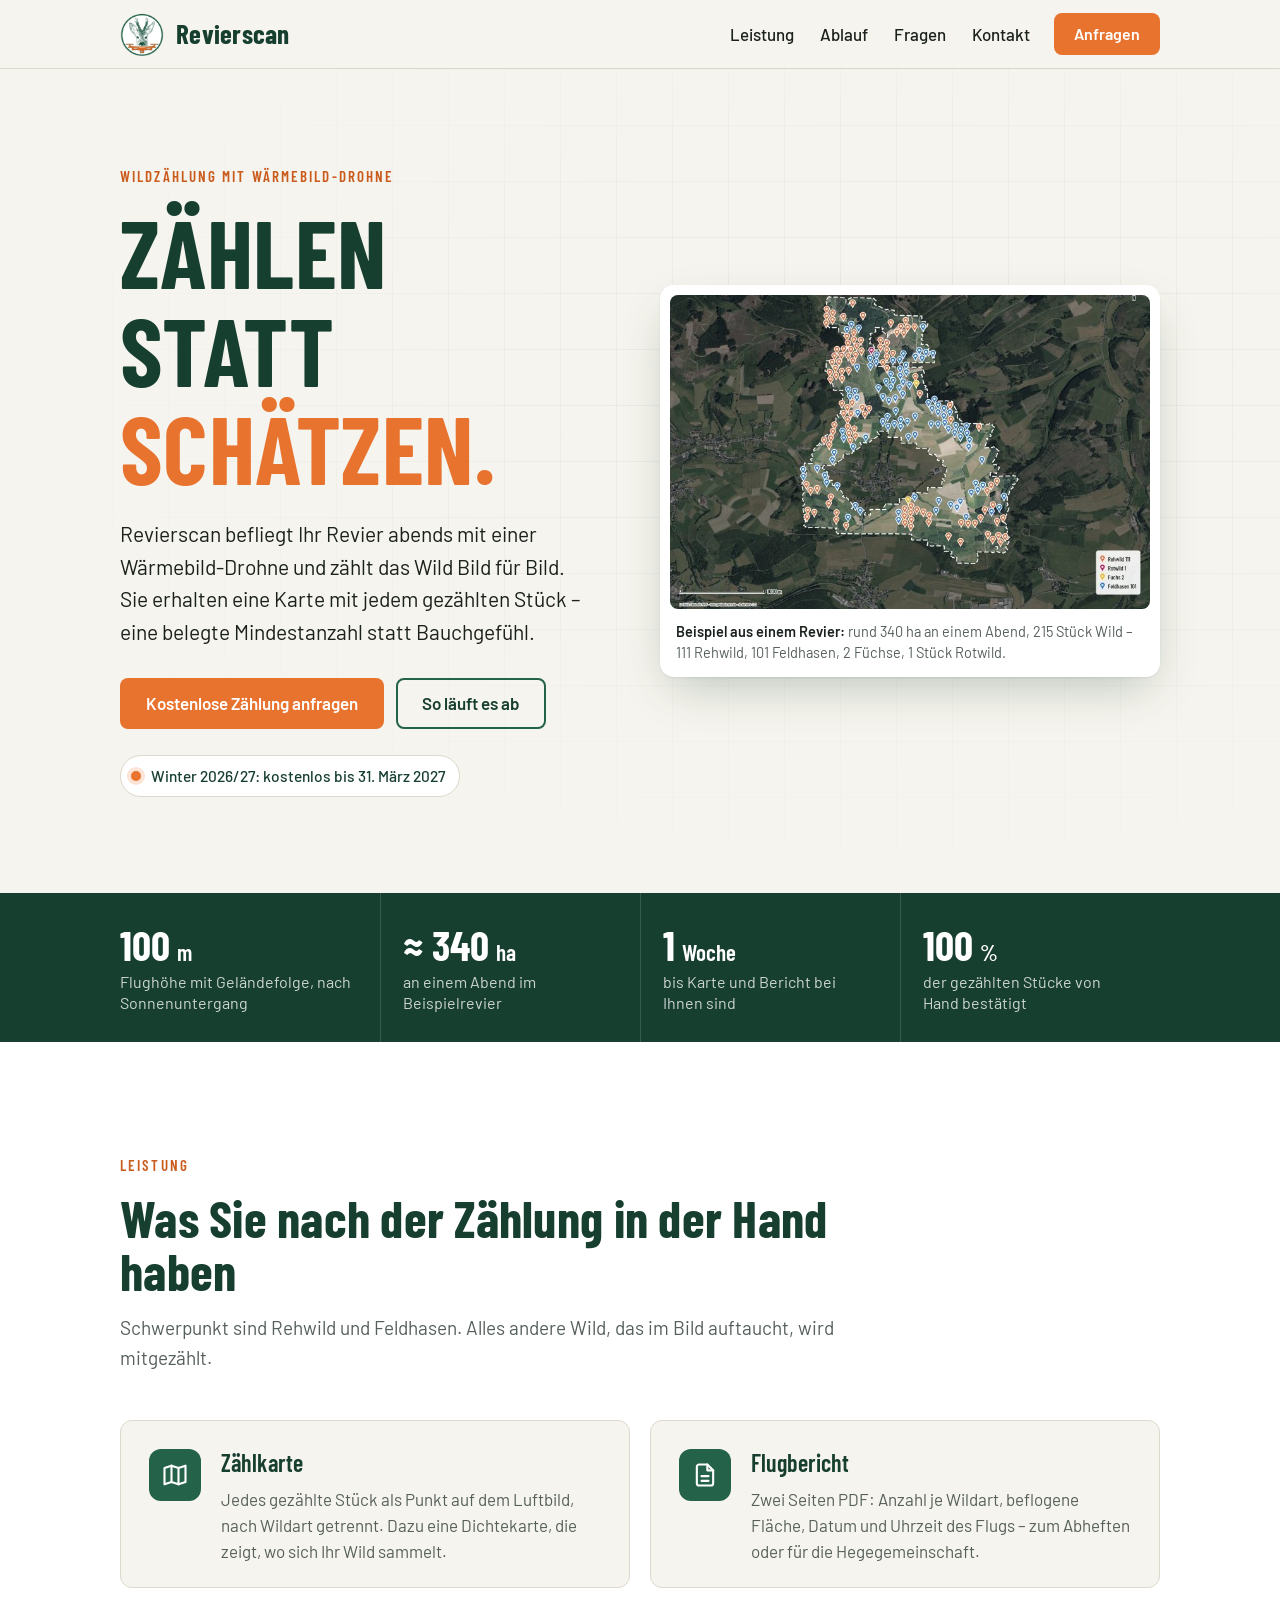
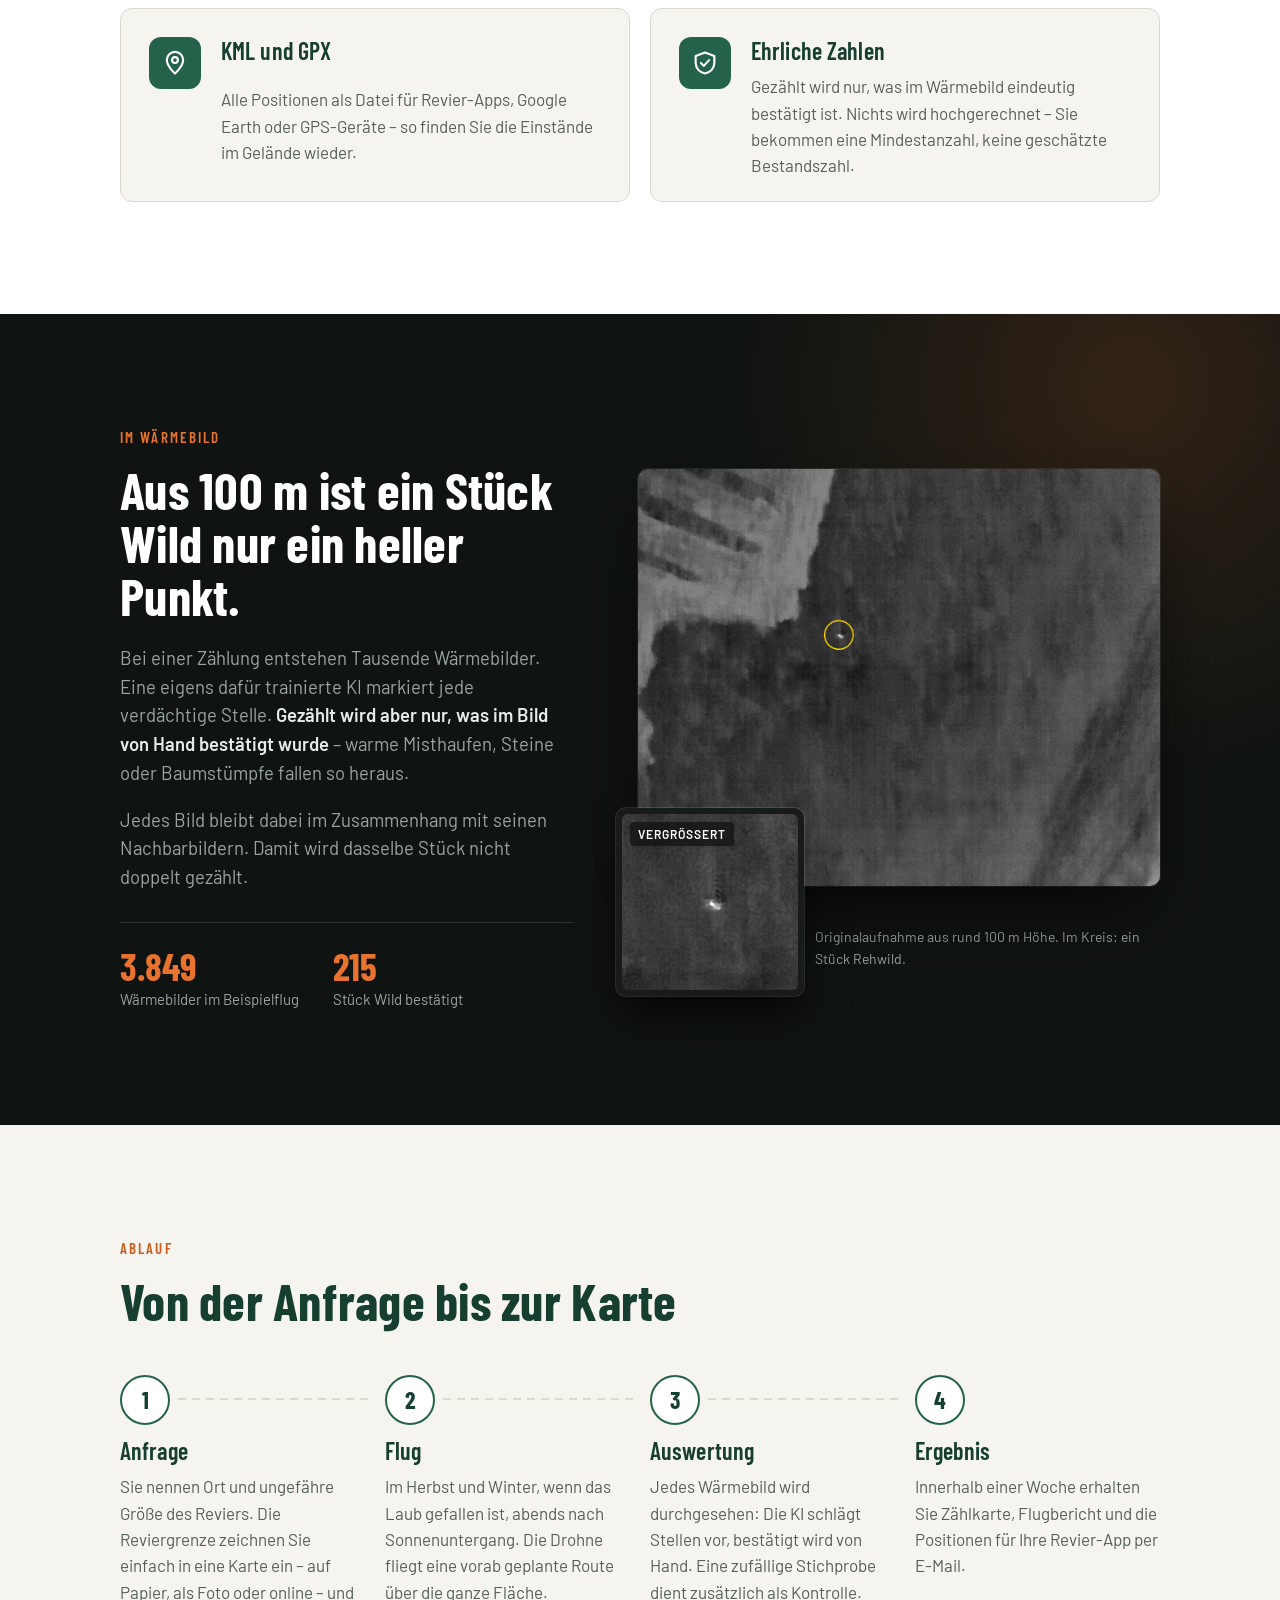
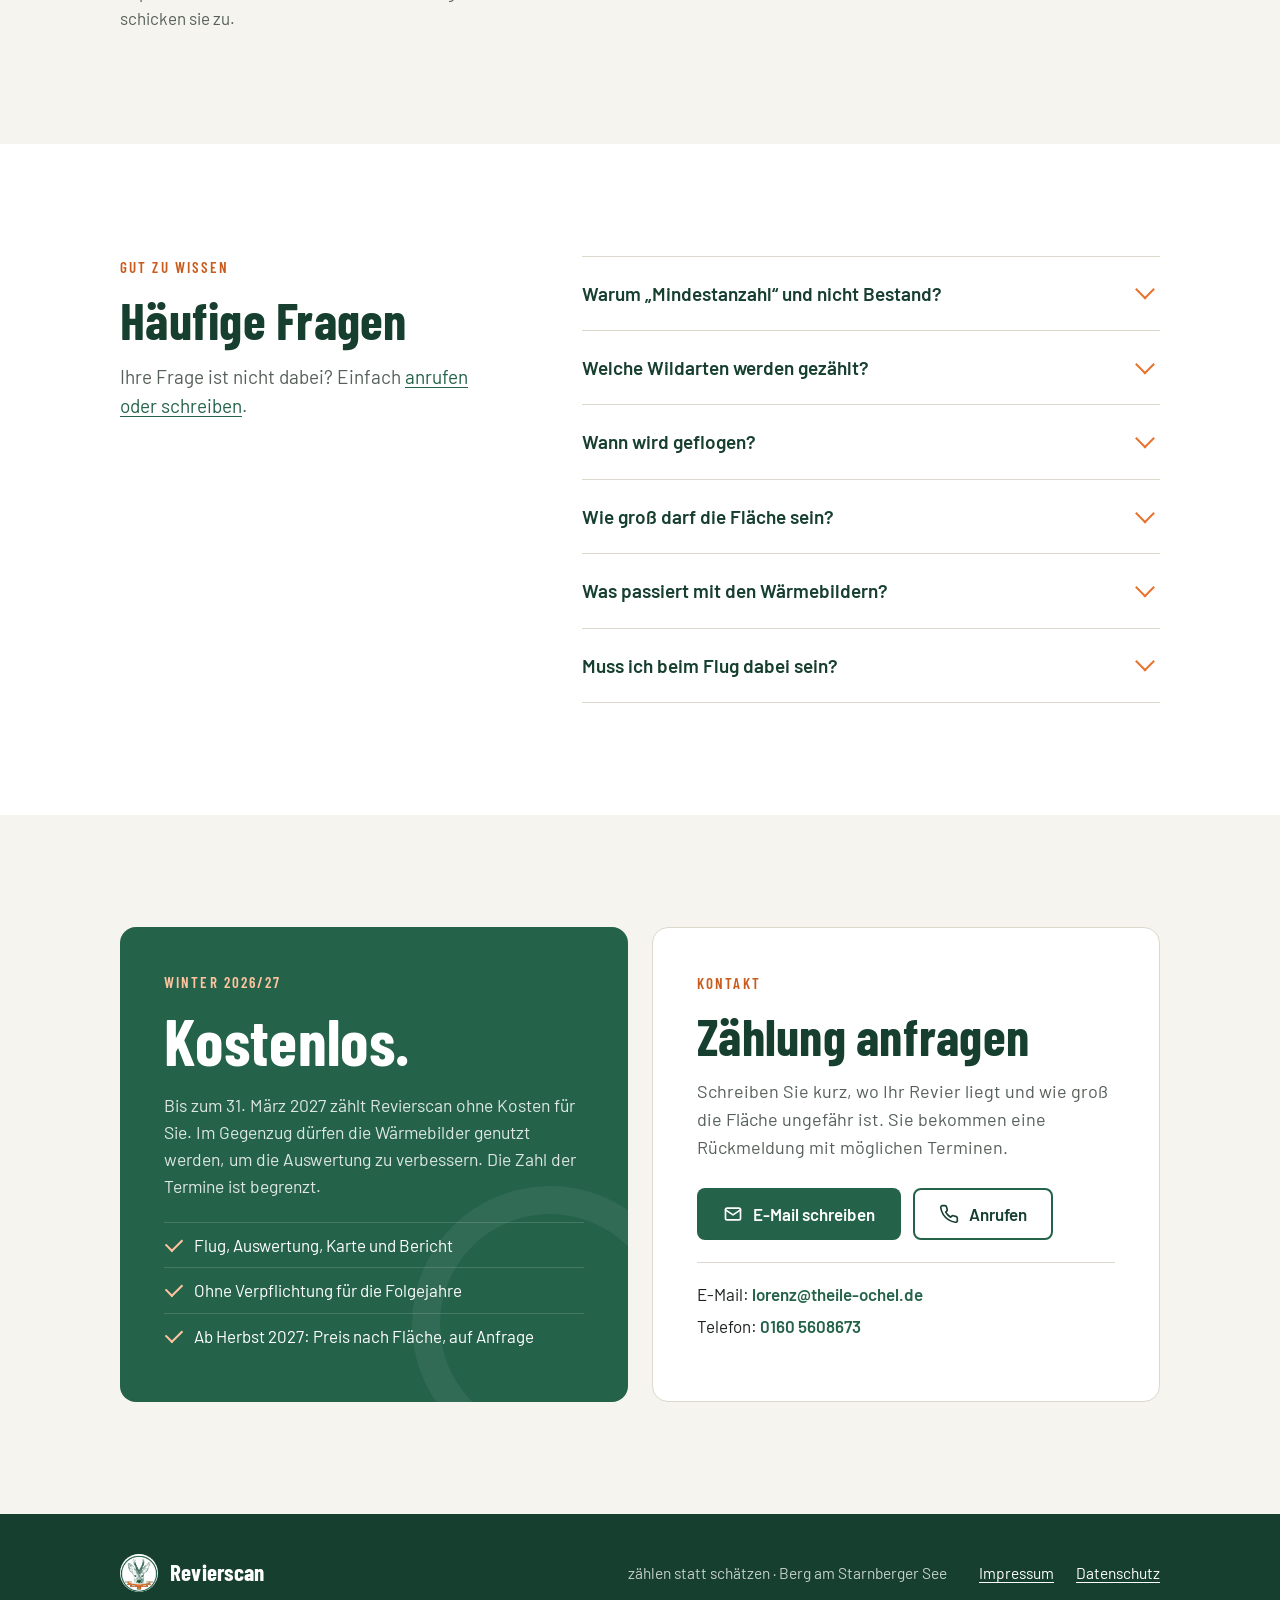
<file: index.html>
<!DOCTYPE html>
<html lang="de">
<head>
<meta charset="utf-8">
<meta name="viewport" content="width=device-width, initial-scale=1">
<title>Revierscan – Wildzählung mit Wärmebild-Drohne</title>
<meta name="description" content="Revierscan zählt das Wild in Ihrem Revier mit der Wärmebild-Drohne. Karte mit jedem gezählten Stück und Flugbericht. Winter 2026/27 kostenlos.">
<meta property="og:title" content="Revierscan – zählen statt schätzen">
<meta property="og:description" content="Wildzählung mit Wärmebild-Drohne für Jagdpächter: Karte mit jedem gezählten Stück Wild.">
<meta property="og:type" content="website">
<meta property="og:url" content="https://revierscan.de/">
<meta property="og:image" content="https://revierscan.de/assets/karte-beispiel.jpg">
<link rel="canonical" href="https://revierscan.de/">
<link rel="icon" href="favicon.ico" sizes="any">
<link rel="apple-touch-icon" href="assets/apple-touch-icon.png">
<link rel="preload" href="assets/BarlowCondensed-Bold.woff2" as="font" type="font/woff2" crossorigin>
<link rel="preload" href="assets/Barlow-Regular.woff2" as="font" type="font/woff2" crossorigin>
<link rel="stylesheet" href="assets/style.css">
</head>
<body>

<header class="kopfzeile">
  <div class="huelle">
    <a class="logo" href="#top" aria-label="Revierscan – zum Seitenanfang">
      <img src="assets/logo-128.png" alt="" width="44" height="44">
      <span>Revierscan</span>
    </a>
    <nav class="navi" aria-label="Hauptnavigation">
      <a href="#leistung">Leistung</a>
      <a href="#ablauf">Ablauf</a>
      <a href="#fragen">Fragen</a>
      <a href="#kontakt">Kontakt</a>
    </nav>
    <a class="knopf knopf-orange knopf-klein" href="#kontakt">Anfragen</a>
  </div>
</header>

<main id="top">

  <section class="einstieg">
    <div class="huelle">
      <div>
        <span class="marke">Wildzählung mit Wärmebild-Drohne</span>
        <h1>Zählen statt <em>schätzen.</em></h1>
        <p class="vorspann">Revierscan befliegt Ihr Revier abends mit einer Wärmebild-Drohne und zählt das Wild Bild für Bild. Sie erhalten eine Karte mit jedem gezählten Stück – eine belegte Mindestanzahl statt Bauchgefühl.</p>
        <div class="knopfreihe">
          <a class="knopf knopf-orange" href="#kontakt">Kostenlose Zählung anfragen</a>
          <a class="knopf knopf-rahmen" href="#ablauf">So läuft es ab</a>
        </div>
        <span class="hinweis-kostenlos">Winter 2026/27: kostenlos bis 31. März 2027</span>
      </div>
      <figure class="kartenbild">
        <img src="assets/karte-beispiel.jpg" alt="Luftbild eines Reviers mit gestrichelter Grenze und farbigen Punkten für jedes gezählte Stück Wild: orange Rehwild, blau Feldhasen" width="760" height="497">
        <figcaption><strong>Beispiel aus einem Revier:</strong> rund 340 ha an einem Abend, 215 Stück Wild – 111 Rehwild, 101 Feldhasen, 2 Füchse, 1 Stück Rotwild.</figcaption>
      </figure>
    </div>
  </section>

  <section class="kennzahlen" aria-label="Auf einen Blick">
    <div class="huelle">
      <div class="kennzahl"><b>100<small> m</small></b><span>Flughöhe mit Geländefolge, nach Sonnenuntergang</span></div>
      <div class="kennzahl"><b>≈ 340<small> ha</small></b><span>an einem Abend im Beispielrevier</span></div>
      <div class="kennzahl"><b>1<small> Woche</small></b><span>bis Karte und Bericht bei Ihnen sind</span></div>
      <div class="kennzahl"><b>100<small> %</small></b><span>der gezählten Stücke von Hand bestätigt</span></div>
    </div>
  </section>

  <section class="abschnitt abschnitt-weiss" id="leistung">
    <div class="huelle">
      <div class="kopf-abschnitt">
        <span class="marke">Leistung</span>
        <h2>Was Sie nach der Zählung in der Hand haben</h2>
        <p>Schwerpunkt sind Rehwild und Feldhasen. Alles andere Wild, das im Bild auftaucht, wird mitgezählt.</p>
      </div>
      <div class="karten4">
        <article class="leistung">
          <div class="zeichen"><svg viewBox="0 0 24 24" aria-hidden="true"><path d="M9 4 3 6v14l6-2 6 2 6-2V4l-6 2-6-2z"/><path d="M9 4v14M15 6v14"/></svg></div>
          <h3>Zählkarte</h3>
          <p>Jedes gezählte Stück als Punkt auf dem Luftbild, nach Wildart getrennt. Dazu eine Dichtekarte, die zeigt, wo sich Ihr Wild sammelt.</p>
        </article>
        <article class="leistung">
          <div class="zeichen"><svg viewBox="0 0 24 24" aria-hidden="true"><path d="M14 3H7a2 2 0 0 0-2 2v14a2 2 0 0 0 2 2h10a2 2 0 0 0 2-2V8z"/><path d="M14 3v5h5M9 13h6M9 17h6"/></svg></div>
          <h3>Flugbericht</h3>
          <p>Zwei Seiten PDF: Anzahl je Wildart, beflogene Fläche, Datum und Uhrzeit des Flugs – zum Abheften oder für die Hegegemeinschaft.</p>
        </article>
        <article class="leistung">
          <div class="zeichen"><svg viewBox="0 0 24 24" aria-hidden="true"><path d="M12 21s-7-6.2-7-11.5a7 7 0 0 1 14 0C19 14.8 12 21 12 21z"/><circle cx="12" cy="9.5" r="2.5"/></svg></div>
          <h3>KML und GPX</h3>
          <p>Alle Positionen als Datei für Revier-Apps, Google Earth oder GPS-Geräte – so finden Sie die Einstände im Gelände wieder.</p>
        </article>
        <article class="leistung">
          <div class="zeichen"><svg viewBox="0 0 24 24" aria-hidden="true"><path d="M12 3 4 6v6c0 4.5 3.4 8.3 8 9 4.6-.7 8-4.5 8-9V6z"/><path d="m8.5 12 2.5 2.5 4.5-5"/></svg></div>
          <h3>Ehrliche Zahlen</h3>
          <p>Gezählt wird nur, was im Wärmebild eindeutig bestätigt ist. Nichts wird hochgerechnet – Sie bekommen eine Mindestanzahl, keine geschätzte Bestandszahl.</p>
        </article>
      </div>
    </div>
  </section>

  <section class="abschnitt nacht" aria-labelledby="titel-waermebild">
    <div class="huelle">
      <div>
        <span class="marke">Im Wärmebild</span>
        <h2 id="titel-waermebild">Aus 100 m ist ein Stück Wild nur ein heller Punkt.</h2>
        <p>Bei einer Zählung entstehen Tausende Wärmebilder. Eine eigens dafür trainierte KI markiert jede verdächtige Stelle. <strong>Gezählt wird aber nur, was im Bild von Hand bestätigt wurde</strong> – warme Misthaufen, Steine oder Baumstümpfe fallen so heraus.</p>
        <p>Jedes Bild bleibt dabei im Zusammenhang mit seinen Nachbarbildern. Damit wird dasselbe Stück nicht doppelt gezählt.</p>
        <div class="zahlenzeile">
          <div><b>3.849</b><span>Wärmebilder im Beispielflug</span></div>
          <div><b>215</b><span>Stück Wild bestätigt</span></div>
        </div>
      </div>
      <figure class="waermebild">
        <img src="assets/waermebild.jpg" alt="Graues Wärmebild einer Wiese am Waldrand; ein gelber Kreis markiert einen kleinen hellen Punkt – ein Stück Rehwild" width="1280" height="1024" loading="lazy">
        <div class="lupe"><img src="assets/waermebild-zoom.jpg" alt="Vergrößerter Ausschnitt: das Stück Rehwild als heller Fleck" width="480" height="480" loading="lazy"><span>Vergrößert</span></div>
        <figcaption>Originalaufnahme aus rund 100 m Höhe. Im Kreis: ein Stück Rehwild.</figcaption>
      </figure>
    </div>
  </section>

  <section class="abschnitt" id="ablauf">
    <div class="huelle">
      <div class="kopf-abschnitt">
        <span class="marke">Ablauf</span>
        <h2>Von der Anfrage bis zur Karte</h2>
      </div>
      <ol class="schritte">
        <li>
          <h3>Anfrage</h3>
          <p>Sie nennen Ort und ungefähre Größe des Reviers. Die Reviergrenze zeichnen Sie einfach in eine Karte ein – auf Papier, als Foto oder online – und schicken sie zu.</p>
        </li>
        <li>
          <h3>Flug</h3>
          <p>Im Herbst und Winter, wenn das Laub gefallen ist, abends nach Sonnenuntergang. Die Drohne fliegt eine vorab geplante Route über die ganze Fläche.</p>
        </li>
        <li>
          <h3>Auswertung</h3>
          <p>Jedes Wärmebild wird durchgesehen: Die KI schlägt Stellen vor, bestätigt wird von Hand. Eine zufällige Stichprobe dient zusätzlich als Kontrolle.</p>
        </li>
        <li>
          <h3>Ergebnis</h3>
          <p>Innerhalb einer Woche erhalten Sie Zählkarte, Flugbericht und die Positionen für Ihre Revier-App per E-Mail.</p>
        </li>
      </ol>
    </div>
  </section>

  <section class="abschnitt abschnitt-weiss" id="fragen">
    <div class="huelle fragen">
      <div class="kopf-abschnitt">
        <span class="marke">Gut zu wissen</span>
        <h2>Häufige Fragen</h2>
        <p>Ihre Frage ist nicht dabei? Einfach <a href="#kontakt">anrufen oder schreiben</a>.</p>
      </div>
      <div>
        <details>
          <summary>Warum „Mindestanzahl“ und nicht Bestand?</summary>
          <p>Wild unter dichten Fichten oder hinter Hindernissen ist im Wärmebild nicht immer zu sehen. Gezählt wird nur, was eindeutig bestätigt ist. Der tatsächliche Bestand liegt also mindestens bei dieser Zahl – eher darüber. Je höher der Waldanteil, desto größer kann der Abstand sein.</p>
        </details>
        <details>
          <summary>Welche Wildarten werden gezählt?</summary>
          <p>Der Schwerpunkt liegt auf Rehwild und Feldhasen. Rotwild, Schwarzwild und Füchse werden mitgezählt, wenn sie im Bild sind. Für eine verlässliche Rot- oder Schwarzwildzählung sind die Einstandsgebiete dieser Arten aber meist deutlich größer als eine beflogene Revierfläche.</p>
        </details>
        <details>
          <summary>Wann wird geflogen?</summary>
          <p>Im Herbst und Winter, sobald das Laub weitgehend gefallen ist, abends nach Sonnenuntergang. Dann hat sich der Boden abgekühlt und warmes Wild hebt sich deutlich ab. Bei starkem Wind oder Regen wird der Termin verschoben.</p>
        </details>
        <details>
          <summary>Wie groß darf die Fläche sein?</summary>
          <p>Vom kleinen Feldrevier bis zu großen Flächen. Im Beispielrevier waren rund 340 ha an einem Abend möglich; größere Reviere werden auf mehrere Abende verteilt.</p>
        </details>
        <details>
          <summary>Was passiert mit den Wärmebildern?</summary>
          <p>Die Bilder bleiben bei Revierscan und werden auf einem eigenen Rechner ausgewertet, nicht in einer Cloud. Rohbilder werden nicht herausgegeben und nicht an Dritte weitergegeben. Mit Ihrem Einverständnis werden sie genutzt, um die Auswertung weiter zu verbessern – das ist der Grund, warum die Zählung im Winter 2026/27 kostenlos ist.</p>
        </details>
        <details>
          <summary>Muss ich beim Flug dabei sein?</summary>
          <p>Nein. Wichtig ist nur, dass Termin und Reviergrenze vorher abgestimmt sind. Wer möchte, kann gern zuschauen.</p>
        </details>
      </div>
    </div>
  </section>

  <section class="abschnitt">
    <div class="huelle angebot">
      <div class="preis">
        <span class="marke">Winter 2026/27</span>
        <h2>Kostenlos.</h2>
        <p>Bis zum 31. März 2027 zählt Revierscan ohne Kosten für Sie. Im Gegenzug dürfen die Wärmebilder genutzt werden, um die Auswertung zu verbessern. Die Zahl der Termine ist begrenzt.</p>
        <ul>
          <li>Flug, Auswertung, Karte und Bericht</li>
          <li>Ohne Verpflichtung für die Folgejahre</li>
          <li>Ab Herbst 2027: Preis nach Fläche, auf Anfrage</li>
        </ul>
      </div>
      <div class="kontakt" id="kontakt">
        <span class="marke">Kontakt</span>
        <h2>Zählung anfragen</h2>
        <p>Schreiben Sie kurz, wo Ihr Revier liegt und wie groß die Fläche ungefähr ist. Sie bekommen eine Rückmeldung mit möglichen Terminen.</p>
        <div class="knopfreihe">
          <a class="knopf knopf-gruen" href="mailto:lorenz@theile-ochel.de?subject=Anfrage%20Wildz%C3%A4hlung"><svg viewBox="0 0 24 24" fill="none" stroke="currentColor" stroke-width="2" stroke-linecap="round" stroke-linejoin="round" aria-hidden="true"><rect x="3" y="5" width="18" height="14" rx="2"/><path d="m3 7 9 6 9-6"/></svg>E-Mail schreiben</a>
          <a class="knopf knopf-rahmen" href="tel:+491605608673"><svg viewBox="0 0 24 24" fill="none" stroke="currentColor" stroke-width="2" stroke-linecap="round" stroke-linejoin="round" aria-hidden="true"><path d="M22 16.9v3a2 2 0 0 1-2.2 2 19.8 19.8 0 0 1-8.6-3.1 19.5 19.5 0 0 1-6-6A19.8 19.8 0 0 1 2.1 4.2 2 2 0 0 1 4.1 2h3a2 2 0 0 1 2 1.7c.1.9.4 1.8.7 2.7a2 2 0 0 1-.5 2.1L8 9.8a16 16 0 0 0 6 6l1.3-1.3a2 2 0 0 1 2.1-.4c.9.3 1.8.6 2.7.7a2 2 0 0 1 1.7 2z"/></svg>Anrufen</a>
        </div>
        <div class="kontaktdaten">
          <span>E-Mail: <a href="mailto:lorenz@theile-ochel.de?subject=Anfrage%20Wildz%C3%A4hlung">lorenz@theile-ochel.de</a></span>
          <span>Telefon: <a href="tel:+491605608673">0160 5608673</a></span>
        </div>
      </div>
    </div>
  </section>

</main>

<footer class="fusszeile">
  <div class="huelle">
    <a class="logo" href="#top"><img src="assets/logo-128.png" alt="" width="38" height="38"><span>Revierscan</span></a>
    <span>zählen statt schätzen · Berg am Starnberger See</span>
    <nav aria-label="Rechtliches">
      <a href="impressum.html">Impressum</a>
      <a href="datenschutz.html">Datenschutz</a>
    </nav>
  </div>
</footer>

</body>
</html>
</file>
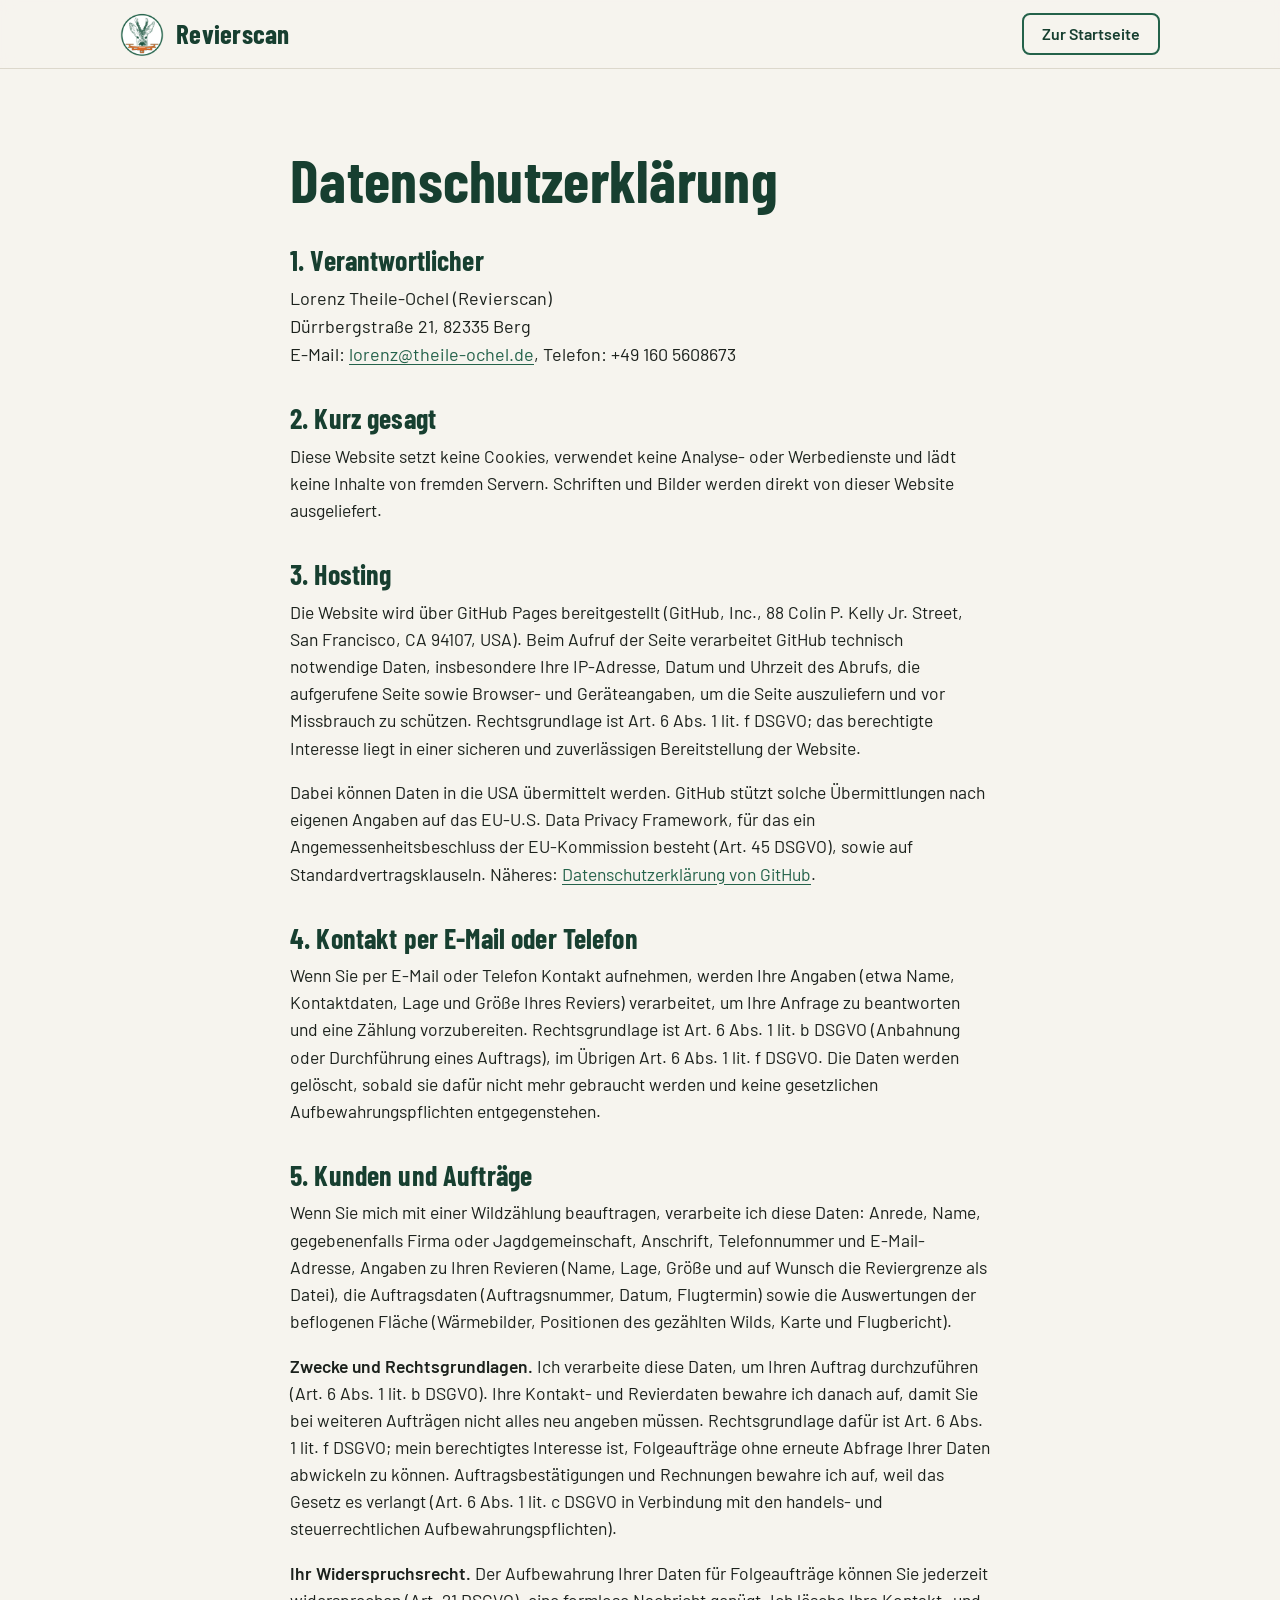
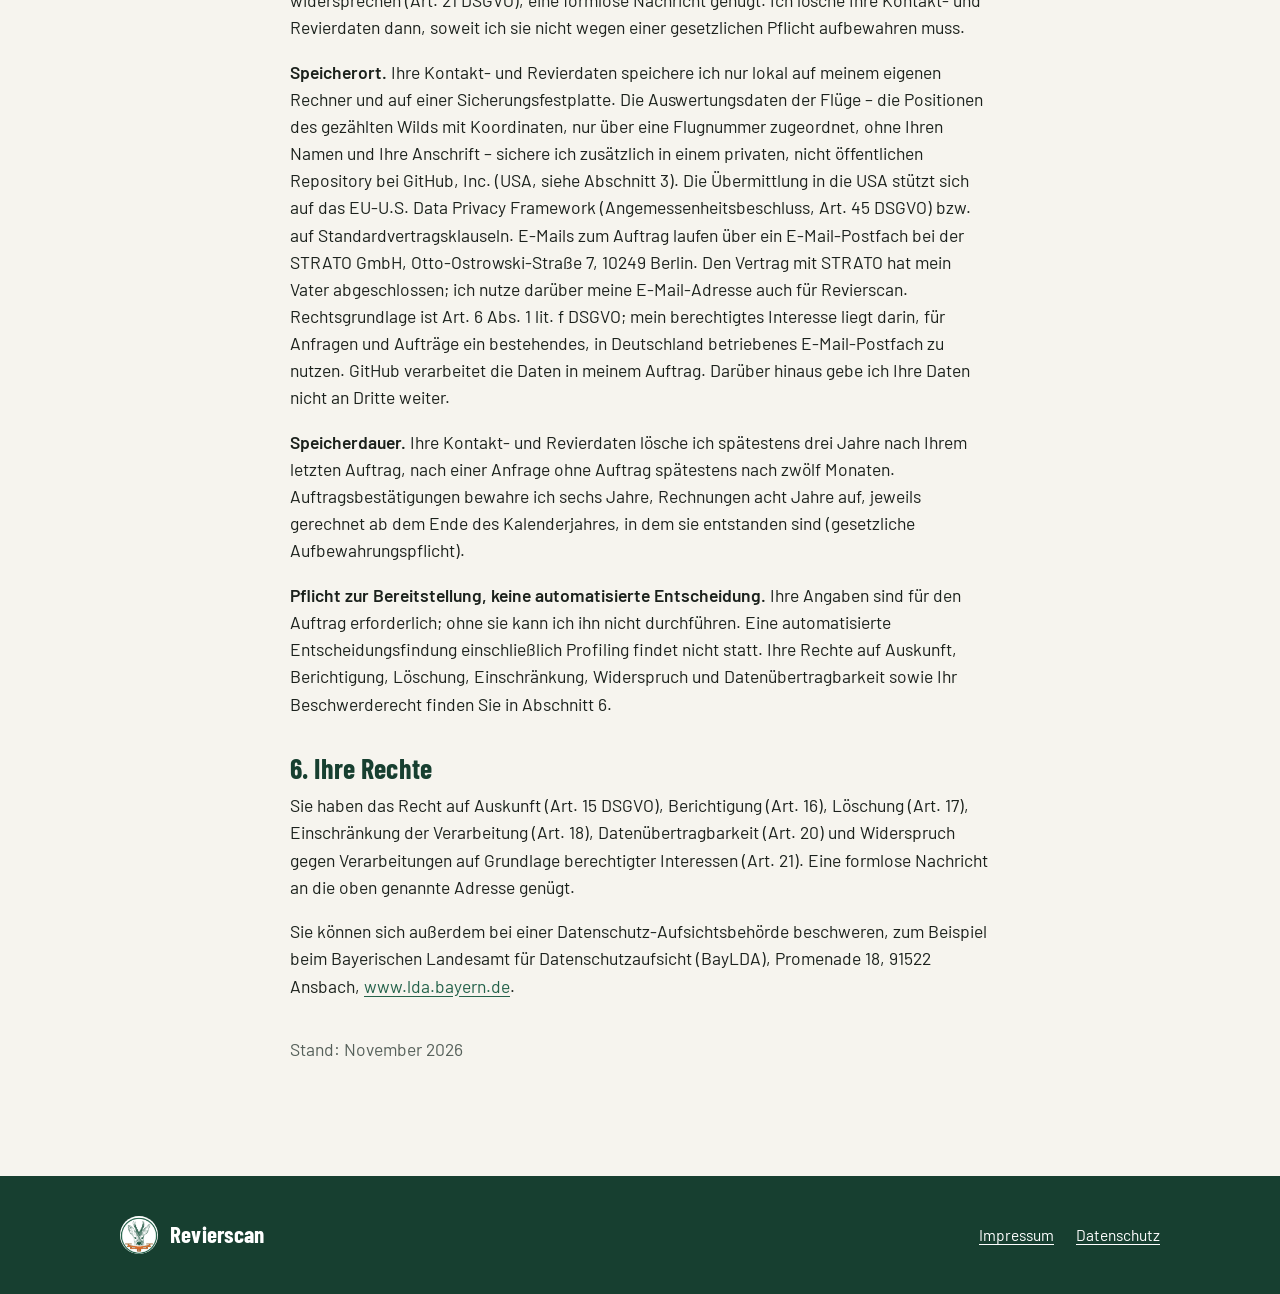
<file: datenschutz.html>
<!DOCTYPE html>
<html lang="de">
<head>
<meta charset="utf-8">
<meta name="viewport" content="width=device-width, initial-scale=1">
<title>Datenschutz – Revierscan</title>
<meta name="robots" content="noindex">
<link rel="icon" href="favicon.ico" sizes="any">
<link rel="stylesheet" href="assets/style.css">
</head>
<body>
<header class="kopfzeile">
  <div class="huelle">
    <a class="logo" href="./"><img src="assets/logo-128.png" alt="" width="44" height="44"><span>Revierscan</span></a>
    <a class="knopf knopf-rahmen knopf-klein" href="./">Zur Startseite</a>
  </div>
</header>
<main class="rechtstext">
  <div class="huelle">
    <h1>Datenschutzerklärung</h1>

    <h2>1. Verantwortlicher</h2>
    <address>Lorenz Theile-Ochel (Revierscan)<br>Dürrbergstraße 21, 82335 Berg<br>
    E-Mail: <a href="mailto:lorenz@theile-ochel.de">lorenz@theile-ochel.de</a>, Telefon: +49 160 5608673</address>

    <h2>2. Kurz gesagt</h2>
    <p>Diese Website setzt keine Cookies, verwendet keine Analyse- oder Werbedienste und lädt keine Inhalte von fremden Servern. Schriften und Bilder werden direkt von dieser Website ausgeliefert.</p>

    <h2>3. Hosting</h2>
    <p>Die Website wird über GitHub Pages bereitgestellt (GitHub, Inc., 88 Colin P. Kelly Jr. Street, San Francisco, CA 94107, USA). Beim Aufruf der Seite verarbeitet GitHub technisch notwendige Daten, insbesondere Ihre IP-Adresse, Datum und Uhrzeit des Abrufs, die aufgerufene Seite sowie Browser- und Geräteangaben, um die Seite auszuliefern und vor Missbrauch zu schützen. Rechtsgrundlage ist Art. 6 Abs. 1 lit. f DSGVO; das berechtigte Interesse liegt in einer sicheren und zuverlässigen Bereitstellung der Website.</p>
    <p>Dabei können Daten in die USA übermittelt werden. GitHub stützt solche Übermittlungen nach eigenen Angaben auf das EU-U.S. Data Privacy Framework, für das ein Angemessenheitsbeschluss der EU-Kommission besteht (Art. 45 DSGVO), sowie auf Standardvertragsklauseln. Näheres: <a href="https://docs.github.com/de/site-policy/privacy-policies/github-general-privacy-statement" rel="noopener">Datenschutzerklärung von GitHub</a>.</p>

    <h2>4. Kontakt per E-Mail oder Telefon</h2>
    <p>Wenn Sie per E-Mail oder Telefon Kontakt aufnehmen, werden Ihre Angaben (etwa Name, Kontaktdaten, Lage und Größe Ihres Reviers) verarbeitet, um Ihre Anfrage zu beantworten und eine Zählung vorzubereiten. Rechtsgrundlage ist Art. 6 Abs. 1 lit. b DSGVO (Anbahnung oder Durchführung eines Auftrags), im Übrigen Art. 6 Abs. 1 lit. f DSGVO. Die Daten werden gelöscht, sobald sie dafür nicht mehr gebraucht werden und keine gesetzlichen Aufbewahrungspflichten entgegenstehen.</p>

    <h2>5. Kunden und Aufträge</h2>
    <p>Wenn Sie mich mit einer Wildzählung beauftragen, verarbeite ich diese Daten: Anrede, Name, gegebenenfalls Firma oder Jagdgemeinschaft, Anschrift, Telefonnummer und E-Mail-Adresse, Angaben zu Ihren Revieren (Name, Lage, Größe und auf Wunsch die Reviergrenze als Datei), die Auftragsdaten (Auftragsnummer, Datum, Flugtermin) sowie die Auswertungen der beflogenen Fläche (Wärmebilder, Positionen des gezählten Wilds, Karte und Flugbericht).</p>
    <p><strong>Zwecke und Rechtsgrundlagen.</strong> Ich verarbeite diese Daten, um Ihren Auftrag durchzuführen (Art. 6 Abs. 1 lit. b DSGVO). Ihre Kontakt- und Revierdaten bewahre ich danach auf, damit Sie bei weiteren Aufträgen nicht alles neu angeben müssen. Rechtsgrundlage dafür ist Art. 6 Abs. 1 lit. f DSGVO; mein berechtigtes Interesse ist, Folgeaufträge ohne erneute Abfrage Ihrer Daten abwickeln zu können. Auftragsbestätigungen und Rechnungen bewahre ich auf, weil das Gesetz es verlangt (Art. 6 Abs. 1 lit. c DSGVO in Verbindung mit den handels- und steuerrechtlichen Aufbewahrungspflichten).</p>
    <p><strong>Ihr Widerspruchsrecht.</strong> Der Aufbewahrung Ihrer Daten für Folgeaufträge können Sie jederzeit widersprechen (Art. 21 DSGVO), eine formlose Nachricht genügt. Ich lösche Ihre Kontakt- und Revierdaten dann, soweit ich sie nicht wegen einer gesetzlichen Pflicht aufbewahren muss.</p>
    <p><strong>Speicherort.</strong> Ihre Kontakt- und Revierdaten speichere ich nur lokal auf meinem eigenen Rechner und auf einer Sicherungsfestplatte. Die Auswertungsdaten der Flüge – die Positionen des gezählten Wilds mit Koordinaten, nur über eine Flugnummer zugeordnet, ohne Ihren Namen und Ihre Anschrift – sichere ich zusätzlich in einem privaten, nicht öffentlichen Repository bei GitHub, Inc. (USA, siehe Abschnitt 3). Die Übermittlung in die USA stützt sich auf das EU-U.S. Data Privacy Framework (Angemessenheitsbeschluss, Art. 45 DSGVO) bzw. auf Standardvertragsklauseln. E-Mails zum Auftrag laufen über ein E-Mail-Postfach bei der STRATO GmbH, Otto-Ostrowski-Straße 7, 10249 Berlin. Den Vertrag mit STRATO hat mein Vater abgeschlossen; ich nutze darüber meine E-Mail-Adresse auch für Revierscan. Rechtsgrundlage ist Art. 6 Abs. 1 lit. f DSGVO; mein berechtigtes Interesse liegt darin, für Anfragen und Aufträge ein bestehendes, in Deutschland betriebenes E-Mail-Postfach zu nutzen. GitHub verarbeitet die Daten in meinem Auftrag. Darüber hinaus gebe ich Ihre Daten nicht an Dritte weiter.</p>
    <p><strong>Speicherdauer.</strong> Ihre Kontakt- und Revierdaten lösche ich spätestens drei Jahre nach Ihrem letzten Auftrag, nach einer Anfrage ohne Auftrag spätestens nach zwölf Monaten. Auftragsbestätigungen bewahre ich sechs Jahre, Rechnungen acht Jahre auf, jeweils gerechnet ab dem Ende des Kalenderjahres, in dem sie entstanden sind (gesetzliche Aufbewahrungspflicht).</p>
    <p><strong>Pflicht zur Bereitstellung, keine automatisierte Entscheidung.</strong> Ihre Angaben sind für den Auftrag erforderlich; ohne sie kann ich ihn nicht durchführen. Eine automatisierte Entscheidungsfindung einschließlich Profiling findet nicht statt. Ihre Rechte auf Auskunft, Berichtigung, Löschung, Einschränkung, Widerspruch und Datenübertragbarkeit sowie Ihr Beschwerderecht finden Sie in Abschnitt 6.</p>

    <h2>6. Ihre Rechte</h2>
    <p>Sie haben das Recht auf Auskunft (Art. 15 DSGVO), Berichtigung (Art. 16), Löschung (Art. 17), Einschränkung der Verarbeitung (Art. 18), Datenübertragbarkeit (Art. 20) und Widerspruch gegen Verarbeitungen auf Grundlage berechtigter Interessen (Art. 21). Eine formlose Nachricht an die oben genannte Adresse genügt.</p>
    <p>Sie können sich außerdem bei einer Datenschutz-Aufsichtsbehörde beschweren, zum Beispiel beim Bayerischen Landesamt für Datenschutzaufsicht (BayLDA), Promenade 18, 91522 Ansbach, <a href="https://www.lda.bayern.de" rel="noopener">www.lda.bayern.de</a>.</p>

    <p style="margin-top:36px;color:var(--text-leise)">Stand: November 2026</p>
  </div>
</main>
<footer class="fusszeile">
  <div class="huelle">
    <a class="logo" href="./"><img src="assets/logo-128.png" alt="" width="38" height="38"><span>Revierscan</span></a>
    <nav aria-label="Rechtliches"><a href="impressum.html">Impressum</a><a href="datenschutz.html">Datenschutz</a></nav>
  </div>
</footer>
</body>
</html>
</file>
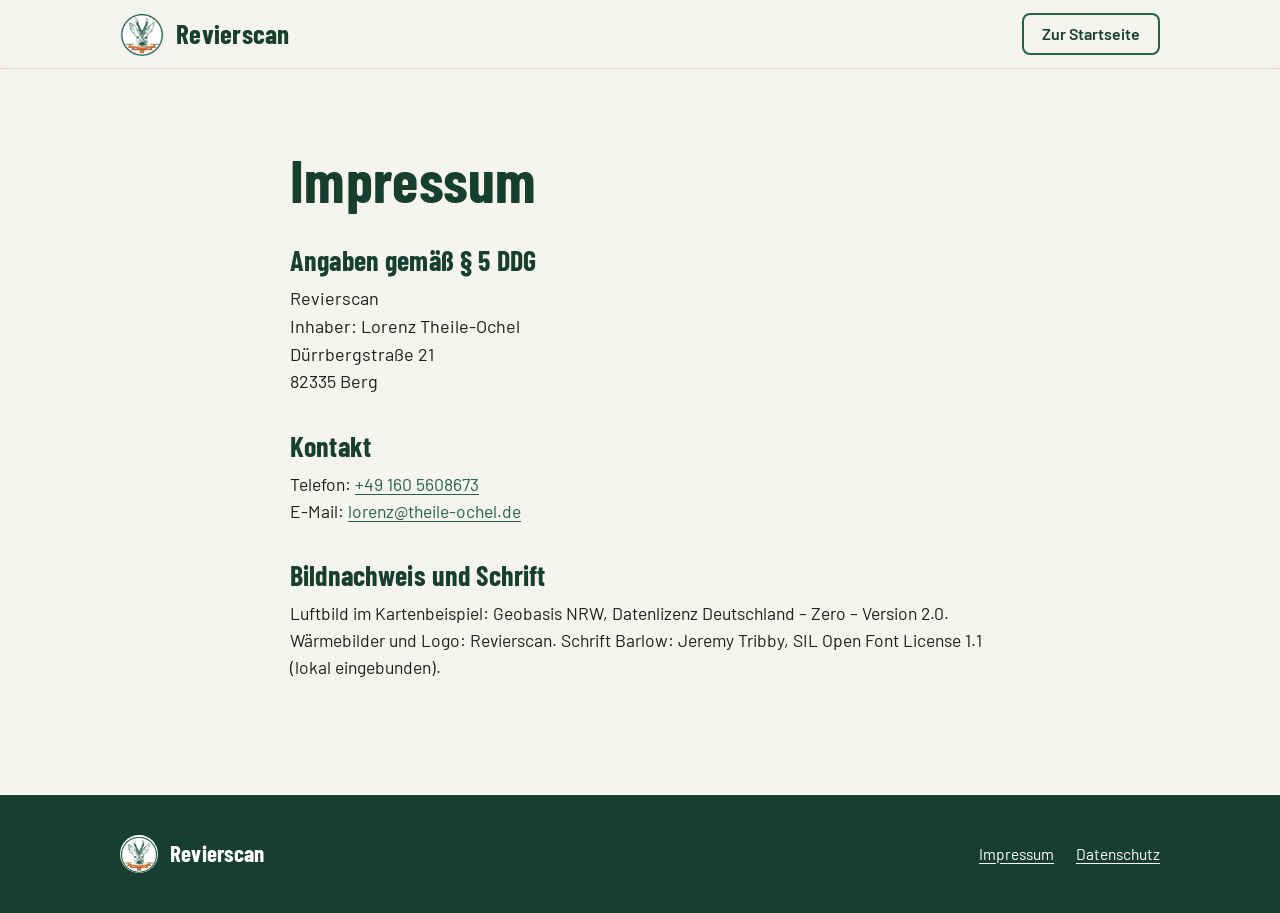
<file: impressum.html>
<!DOCTYPE html>
<html lang="de">
<head>
<meta charset="utf-8">
<meta name="viewport" content="width=device-width, initial-scale=1">
<title>Impressum – Revierscan</title>
<meta name="robots" content="noindex">
<link rel="icon" href="favicon.ico" sizes="any">
<link rel="stylesheet" href="assets/style.css">
</head>
<body>
<header class="kopfzeile">
  <div class="huelle">
    <a class="logo" href="./"><img src="assets/logo-128.png" alt="" width="44" height="44"><span>Revierscan</span></a>
    <a class="knopf knopf-rahmen knopf-klein" href="./">Zur Startseite</a>
  </div>
</header>
<main class="rechtstext">
  <div class="huelle">
    <h1>Impressum</h1>
    <h2>Angaben gemäß § 5 DDG</h2>
    <address>
      Revierscan<br>
      Inhaber: Lorenz Theile-Ochel<br>
      Dürrbergstraße 21<br>
      82335 Berg
    </address>
    <h2>Kontakt</h2>
    <p>Telefon: <a href="tel:+491605608673">+49 160 5608673</a><br>
    E-Mail: <a href="mailto:lorenz@theile-ochel.de">lorenz@theile-ochel.de</a></p>
    <h2>Bildnachweis und Schrift</h2>
    <p>Luftbild im Kartenbeispiel: Geobasis NRW, Datenlizenz Deutschland – Zero – Version 2.0. Wärmebilder und Logo: Revierscan. Schrift Barlow: Jeremy Tribby, SIL Open Font License 1.1 (lokal eingebunden).</p>
  </div>
</main>
<footer class="fusszeile">
  <div class="huelle">
    <a class="logo" href="./"><img src="assets/logo-128.png" alt="" width="38" height="38"><span>Revierscan</span></a>
    <nav aria-label="Rechtliches"><a href="impressum.html">Impressum</a><a href="datenschutz.html">Datenschutz</a></nav>
  </div>
</footer>
</body>
</html>
</file>
<file: assets/style.css>
/* Revierscan – Website. Schrift Barlow (SIL OFL, lokal eingebunden, keine Verbindung zu Google). */
@font-face { font-family: "Barlow"; font-weight: 400; font-style: normal; font-display: swap; src: url("Barlow-Regular.woff2") format("woff2"); }
@font-face { font-family: "Barlow"; font-weight: 500; font-style: normal; font-display: swap; src: url("Barlow-Medium.woff2") format("woff2"); }
@font-face { font-family: "Barlow"; font-weight: 600; font-style: normal; font-display: swap; src: url("Barlow-SemiBold.woff2") format("woff2"); }
@font-face { font-family: "Barlow Condensed"; font-weight: 600; font-style: normal; font-display: swap; src: url("BarlowCondensed-SemiBold.woff2") format("woff2"); }
@font-face { font-family: "Barlow Condensed"; font-weight: 700; font-style: normal; font-display: swap; src: url("BarlowCondensed-Bold.woff2") format("woff2"); }

:root {
  --gruen: #24624a;
  --gruen-dunkel: #173f30;
  --gruen-hell: #e3ece6;
  --orange: #e8732f;
  --orange-dunkel: #c95b1c;
  --text: #1b211c;
  --text-leise: #56605a;
  --papier: #f6f4ee;
  --weiss: #ffffff;
  --linie: #dcd8cc;
  --nacht: #0f1311;
  --nacht-2: #171c19;
  --nacht-text: #e7ebe5;
  --nacht-leise: #9aa59d;
  --breite: 1120px;
  --rand: clamp(20px, 5vw, 40px);
  --kopf: "Barlow Condensed", "Arial Narrow", sans-serif;
}

* { box-sizing: border-box; }
html { scroll-behavior: smooth; scroll-padding-top: 76px; -webkit-text-size-adjust: 100%; }
body { margin: 0; background: var(--papier); color: var(--text); font-family: "Barlow", "Segoe UI", Arial, sans-serif; font-size: 18px; line-height: 1.55; }
img { max-width: 100%; display: block; }
a { color: var(--gruen); text-underline-offset: 3px; }
a:hover { color: var(--gruen-dunkel); }
:focus-visible { outline: 3px solid var(--orange); outline-offset: 3px; border-radius: 4px; }

.huelle { max-width: var(--breite); margin: 0 auto; padding: 0 var(--rand); }
h1, h2, h3 { font-family: var(--kopf); font-weight: 700; line-height: 1.02; letter-spacing: 0.005em; margin: 0; }
h2 { font-size: clamp(34px, 5vw, 52px); color: var(--gruen-dunkel); }
h3 { font-size: 24px; font-weight: 600; color: var(--gruen-dunkel); }
p { margin: 0 0 1em; }
.marke { font-family: var(--kopf); font-weight: 600; font-size: 15px; letter-spacing: 0.14em; text-transform: uppercase; color: var(--orange-dunkel); margin-bottom: 14px; display: block; }

/* Kopfzeile */
.kopfzeile { position: sticky; top: 0; z-index: 20; background: rgba(246, 244, 238, 0.92); backdrop-filter: blur(8px); -webkit-backdrop-filter: blur(8px); border-bottom: 1px solid var(--linie); }
.kopfzeile .huelle { display: flex; align-items: center; gap: 24px; height: 68px; }
.logo { display: flex; align-items: center; gap: 12px; text-decoration: none; color: var(--gruen-dunkel); margin-right: auto; }
.logo img { width: 44px; height: 44px; }
.logo span { font-family: var(--kopf); font-weight: 700; font-size: 27px; letter-spacing: 0.01em; }
.navi { display: flex; gap: 26px; }
.navi a { text-decoration: none; color: var(--text); font-weight: 500; font-size: 17px; }
.navi a:hover { color: var(--gruen); }

.knopf { display: inline-flex; align-items: center; gap: 10px; padding: 14px 24px; border-radius: 8px; font-weight: 600; font-size: 17px; text-decoration: none; line-height: 1.1; transition: background 0.15s, transform 0.15s; border: 2px solid transparent; }
.knopf:active { transform: translateY(1px); }
.knopf-orange { background: var(--orange); color: #fff; }
.knopf-orange:hover { background: var(--orange-dunkel); color: #fff; }
.knopf-gruen { background: var(--gruen); color: #fff; }
.knopf-gruen:hover { background: var(--gruen-dunkel); color: #fff; }
.knopf-rahmen { border-color: var(--gruen); color: var(--gruen-dunkel); background: transparent; }
.knopf-rahmen:hover { background: var(--gruen-hell); }
.knopf-klein { padding: 10px 18px; font-size: 16px; }
.knopf svg { width: 20px; height: 20px; flex: none; }

/* Einstieg */
.einstieg { position: relative; overflow: hidden; padding: clamp(48px, 8vw, 96px) 0 clamp(56px, 8vw, 96px); }
.einstieg::before { /* Hektar-Raster als Hintergrund */
  content: ""; position: absolute; inset: 0; pointer-events: none;
  background-image: linear-gradient(rgba(36, 98, 74, 0.07) 1px, transparent 1px), linear-gradient(90deg, rgba(36, 98, 74, 0.07) 1px, transparent 1px);
  background-size: 56px 56px;
  -webkit-mask-image: radial-gradient(ellipse at 70% 40%, #000 0%, transparent 75%);
  mask-image: radial-gradient(ellipse at 70% 40%, #000 0%, transparent 75%);
}
.einstieg .huelle { position: relative; display: grid; grid-template-columns: 1fr 1.05fr; gap: clamp(32px, 5vw, 64px); align-items: center; }
.einstieg h1 { font-size: clamp(52px, 8.4vw, 96px); color: var(--gruen-dunkel); text-transform: uppercase; margin-bottom: 22px; }
.einstieg h1 em { font-style: normal; color: var(--orange); }
.einstieg .vorspann { font-size: clamp(19px, 2vw, 21px); color: var(--text); max-width: 34em; margin-bottom: 30px; }
.knopfreihe { display: flex; flex-wrap: wrap; gap: 12px; }
.hinweis-kostenlos { display: inline-flex; align-items: center; gap: 10px; margin-top: 26px; padding: 8px 14px 8px 10px; border-radius: 999px; background: var(--weiss); border: 1px solid var(--linie); font-size: 15.5px; font-weight: 500; color: var(--gruen-dunkel); }
.hinweis-kostenlos::before { content: ""; width: 10px; height: 10px; border-radius: 50%; background: var(--orange); box-shadow: 0 0 0 4px rgba(232, 115, 47, 0.2); }

.kartenbild { margin: 0; background: var(--weiss); padding: 10px; border-radius: 14px; box-shadow: 0 1px 2px rgba(23, 63, 48, 0.08), 0 18px 48px -12px rgba(23, 63, 48, 0.28); }
.kartenbild img { border-radius: 8px; width: 100%; height: auto; aspect-ratio: 760 / 497; }
.kartenbild figcaption { font-size: 14.5px; color: var(--text-leise); padding: 12px 6px 4px; line-height: 1.45; }
.kartenbild figcaption strong { color: var(--text); font-weight: 600; }

/* Kennzahlen */
.kennzahlen { background: var(--gruen-dunkel); color: #fff; }
.kennzahlen .huelle { display: grid; grid-template-columns: repeat(4, 1fr); }
.kennzahl { padding: 30px 22px 28px; border-left: 1px solid rgba(255, 255, 255, 0.14); }
.kennzahl:first-child { border-left: 0; padding-left: 0; }
.kennzahl b { display: block; font-family: var(--kopf); font-weight: 700; font-size: 42px; line-height: 1; color: #fff; margin-bottom: 6px; }
.kennzahl b small { font-size: 0.55em; font-weight: 600; margin-left: 2px; }
.kennzahl span { font-size: 16px; color: rgba(255, 255, 255, 0.78); line-height: 1.35; display: block; }

/* Abschnitte */
.abschnitt { padding: clamp(64px, 9vw, 112px) 0; }
.abschnitt-weiss { background: var(--weiss); }
.kopf-abschnitt { max-width: 720px; margin-bottom: 48px; }
.kopf-abschnitt p { font-size: 19px; color: var(--text-leise); margin-top: 16px; }

.karten4 { display: grid; grid-template-columns: repeat(2, 1fr); gap: 20px; }
.leistung { background: var(--papier); border: 1px solid var(--linie); border-radius: 12px; padding: 28px 28px 22px; display: grid; grid-template-columns: 52px 1fr; gap: 4px 20px; }
.leistung .zeichen { grid-row: span 2; width: 52px; height: 52px; border-radius: 12px; background: var(--gruen); display: grid; place-items: center; }
.leistung .zeichen svg { width: 28px; height: 28px; stroke: #fff; fill: none; stroke-width: 1.8; stroke-linecap: round; stroke-linejoin: round; }
.leistung h3 { margin-top: 2px; }
.leistung p { color: var(--text-leise); font-size: 17px; margin: 6px 0 0; }

/* Nacht / Wärmebild */
.nacht { background: var(--nacht); color: var(--nacht-text); position: relative; overflow: hidden; }
.nacht::before { content: ""; position: absolute; width: 900px; height: 900px; right: -300px; top: -380px; background: radial-gradient(circle, rgba(232, 115, 47, 0.16), transparent 62%); pointer-events: none; }
.nacht .huelle { position: relative; display: grid; grid-template-columns: 1fr 1.15fr; gap: clamp(32px, 5vw, 64px); align-items: center; }
.nacht h2 { color: #fff; margin-bottom: 22px; }
.nacht .marke { color: var(--orange); }
.nacht p { color: var(--nacht-leise); font-size: 18.5px; }
.nacht p strong { color: var(--nacht-text); font-weight: 600; }
.zahlenzeile { display: flex; gap: 34px; margin-top: 30px; padding-top: 24px; border-top: 1px solid rgba(255, 255, 255, 0.12); }
.zahlenzeile b { display: block; font-family: var(--kopf); font-size: 38px; line-height: 1; color: var(--orange); }
.zahlenzeile span { font-size: 15px; color: var(--nacht-leise); }

.waermebild { position: relative; margin: 0; }
.waermebild > img { width: 100%; height: auto; aspect-ratio: 1280 / 1024; border-radius: 10px; filter: contrast(1.12) brightness(0.98); box-shadow: 0 0 0 1px rgba(255, 255, 255, 0.08), 0 30px 70px -20px rgba(0, 0, 0, 0.8); }
.lupe { position: absolute; left: -22px; bottom: -26px; width: 36%; background: var(--nacht-2); padding: 6px; border-radius: 10px; box-shadow: 0 0 0 1px rgba(255, 255, 255, 0.12), 0 20px 40px -10px rgba(0, 0, 0, 0.9); }
.lupe img { border-radius: 6px; width: 100%; height: auto; aspect-ratio: 1; }
.lupe span { position: absolute; top: 14px; left: 14px; font-size: 12px; font-weight: 600; letter-spacing: 0.08em; text-transform: uppercase; background: rgba(15, 19, 17, 0.75); color: #fff; padding: 3px 8px; border-radius: 4px; }
.waermebild figcaption { font-size: 14px; color: var(--nacht-leise); margin-top: 40px; padding-left: 34%; }

/* Ablauf */
.schritte { list-style: none; padding: 0; margin: 0; display: grid; grid-template-columns: repeat(4, 1fr); gap: 20px; counter-reset: schritt; }
.schritte li { position: relative; padding-top: 64px; }
.schritte li::before { counter-increment: schritt; content: counter(schritt); position: absolute; top: 0; left: 0; width: 46px; height: 46px; border-radius: 50%; background: var(--weiss); border: 2px solid var(--gruen); color: var(--gruen-dunkel); font-family: var(--kopf); font-weight: 700; font-size: 24px; display: grid; place-items: center; }
.schritte li::after { content: ""; position: absolute; top: 23px; left: 58px; right: -8px; height: 2px; background: repeating-linear-gradient(90deg, var(--linie) 0 8px, transparent 8px 14px); }
.schritte li:last-child::after { display: none; }
.schritte h3 { margin-bottom: 10px; }
.schritte p { font-size: 17px; color: var(--text-leise); margin: 0; }

/* Fragen */
.fragen { display: grid; grid-template-columns: 0.8fr 1.2fr; gap: clamp(32px, 6vw, 80px); align-items: start; }
.fragen details { border-bottom: 1px solid var(--linie); }
.fragen details:first-child { border-top: 1px solid var(--linie); }
.fragen summary { list-style: none; cursor: pointer; padding: 22px 44px 22px 0; position: relative; font-weight: 600; font-size: 19px; color: var(--gruen-dunkel); }
.fragen summary::-webkit-details-marker { display: none; }
.fragen summary::after { content: ""; position: absolute; right: 8px; top: 50%; width: 12px; height: 12px; border-right: 2.5px solid var(--orange); border-bottom: 2.5px solid var(--orange); transform: translateY(-75%) rotate(45deg); transition: transform 0.2s; }
.fragen details[open] summary::after { transform: translateY(-25%) rotate(-135deg); }
.fragen details p { color: var(--text-leise); font-size: 17.5px; padding-right: 44px; }

/* Preis + Kontakt */
.angebot { display: grid; grid-template-columns: 1fr 1fr; gap: 24px; }
.preis { background: var(--gruen); color: #fff; border-radius: 16px; padding: clamp(28px, 4vw, 44px); position: relative; overflow: hidden; }
.preis::after { content: ""; position: absolute; right: -60px; bottom: -60px; width: 220px; height: 220px; border-radius: 50%; border: 28px solid rgba(255, 255, 255, 0.06); }
.preis .marke { color: #ffc49f; }
.preis h2 { color: #fff; font-size: clamp(44px, 6vw, 64px); margin-bottom: 18px; }
.preis p { color: rgba(255, 255, 255, 0.85); font-size: 17.5px; }
.preis ul { margin: 22px 0 0; padding: 0; list-style: none; }
.preis li { padding: 9px 0 9px 30px; position: relative; border-top: 1px solid rgba(255, 255, 255, 0.14); font-size: 17px; }
.preis li::before { content: ""; position: absolute; left: 2px; top: 15px; width: 14px; height: 8px; border-left: 2.5px solid #ffc49f; border-bottom: 2.5px solid #ffc49f; transform: rotate(-45deg); }
.kontakt { background: var(--weiss); border: 1px solid var(--linie); border-radius: 16px; padding: clamp(28px, 4vw, 44px); }
.kontakt h2 { margin-bottom: 16px; }
.kontakt p { color: var(--text-leise); }
.kontakt .knopfreihe { margin: 26px 0 22px; }
.kontaktdaten { display: grid; gap: 6px; font-size: 17px; padding-top: 18px; border-top: 1px solid var(--linie); }
.kontaktdaten a { font-weight: 600; text-decoration: none; }
.kontaktdaten a:hover { text-decoration: underline; }

/* Fußzeile */
.fusszeile { background: var(--gruen-dunkel); color: rgba(255, 255, 255, 0.75); padding: 40px 0; font-size: 15.5px; }
.fusszeile .huelle { display: flex; flex-wrap: wrap; align-items: center; gap: 18px 32px; }
.fusszeile .logo { color: #fff; }
.fusszeile .logo img { width: 38px; height: 38px; background: #fff; border-radius: 50%; }
.fusszeile .logo span { font-size: 23px; }
.fusszeile nav { display: flex; gap: 22px; }
.fusszeile a { color: #fff; }

/* Rechtstexte */
.rechtstext { padding: clamp(48px, 7vw, 80px) 0 96px; }
.rechtstext .huelle { max-width: 780px; }
.rechtstext h1 { font-size: clamp(44px, 6vw, 60px); color: var(--gruen-dunkel); margin-bottom: 32px; }
.rechtstext h2 { font-size: 28px; margin: 36px 0 10px; }
.rechtstext p, .rechtstext li { font-size: 17.5px; color: var(--text); }
.rechtstext address { font-style: normal; }

/* Kleinere Bildschirme */
@media (max-width: 980px) {
  .navi { display: none; }
  .einstieg .huelle, .nacht .huelle, .fragen, .angebot { grid-template-columns: 1fr; }
  .kennzahlen .huelle { grid-template-columns: repeat(2, 1fr); }
  .kennzahl { border-left: 0; padding-left: 0; border-top: 1px solid rgba(255, 255, 255, 0.14); }
  .kennzahl:nth-child(-n+2) { border-top: 0; }
  .schritte { grid-template-columns: 1fr 1fr; gap: 36px 24px; }
  .schritte li::after { display: none; }
  .waermebild { margin-bottom: 8px; }
  .lupe { left: auto; right: 10px; bottom: -22px; width: 34%; }
  .waermebild figcaption { padding-left: 0; padding-right: 38%; margin-top: 18px; }
}
@media (max-width: 640px) {
  body { font-size: 17px; }
  .logo span { font-size: 24px; }
  .kopfzeile .knopf { padding: 9px 14px; font-size: 15px; }
  .karten4, .schritte { grid-template-columns: 1fr; }
  .leistung { grid-template-columns: 44px 1fr; padding: 22px; }
  .leistung .zeichen { width: 44px; height: 44px; }
  .kennzahl { padding: 22px 12px 20px 0; }
  .kennzahl b { font-size: 34px; }
  .zahlenzeile { gap: 22px; }
  .knopfreihe .knopf { width: 100%; justify-content: center; }
}
@media (prefers-reduced-motion: reduce) { html { scroll-behavior: auto; } * { transition: none !important; } }
</file>
